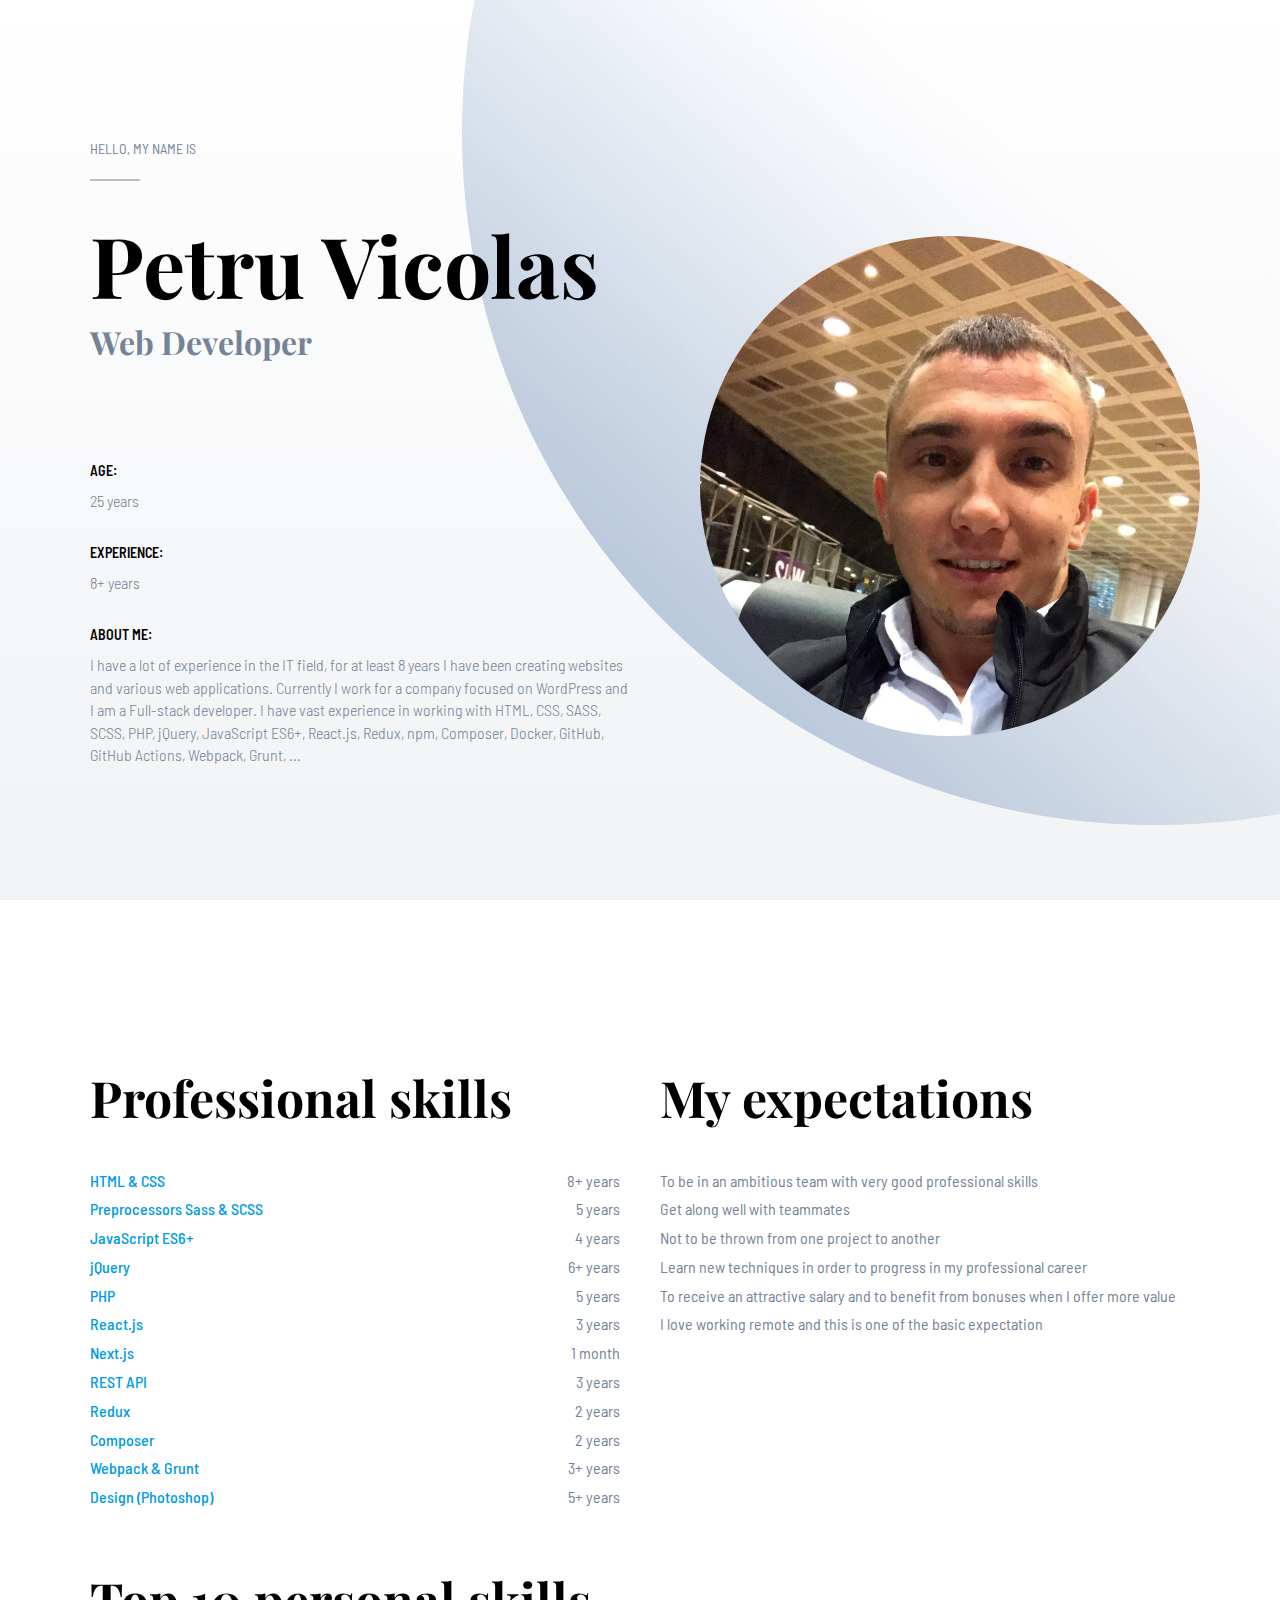
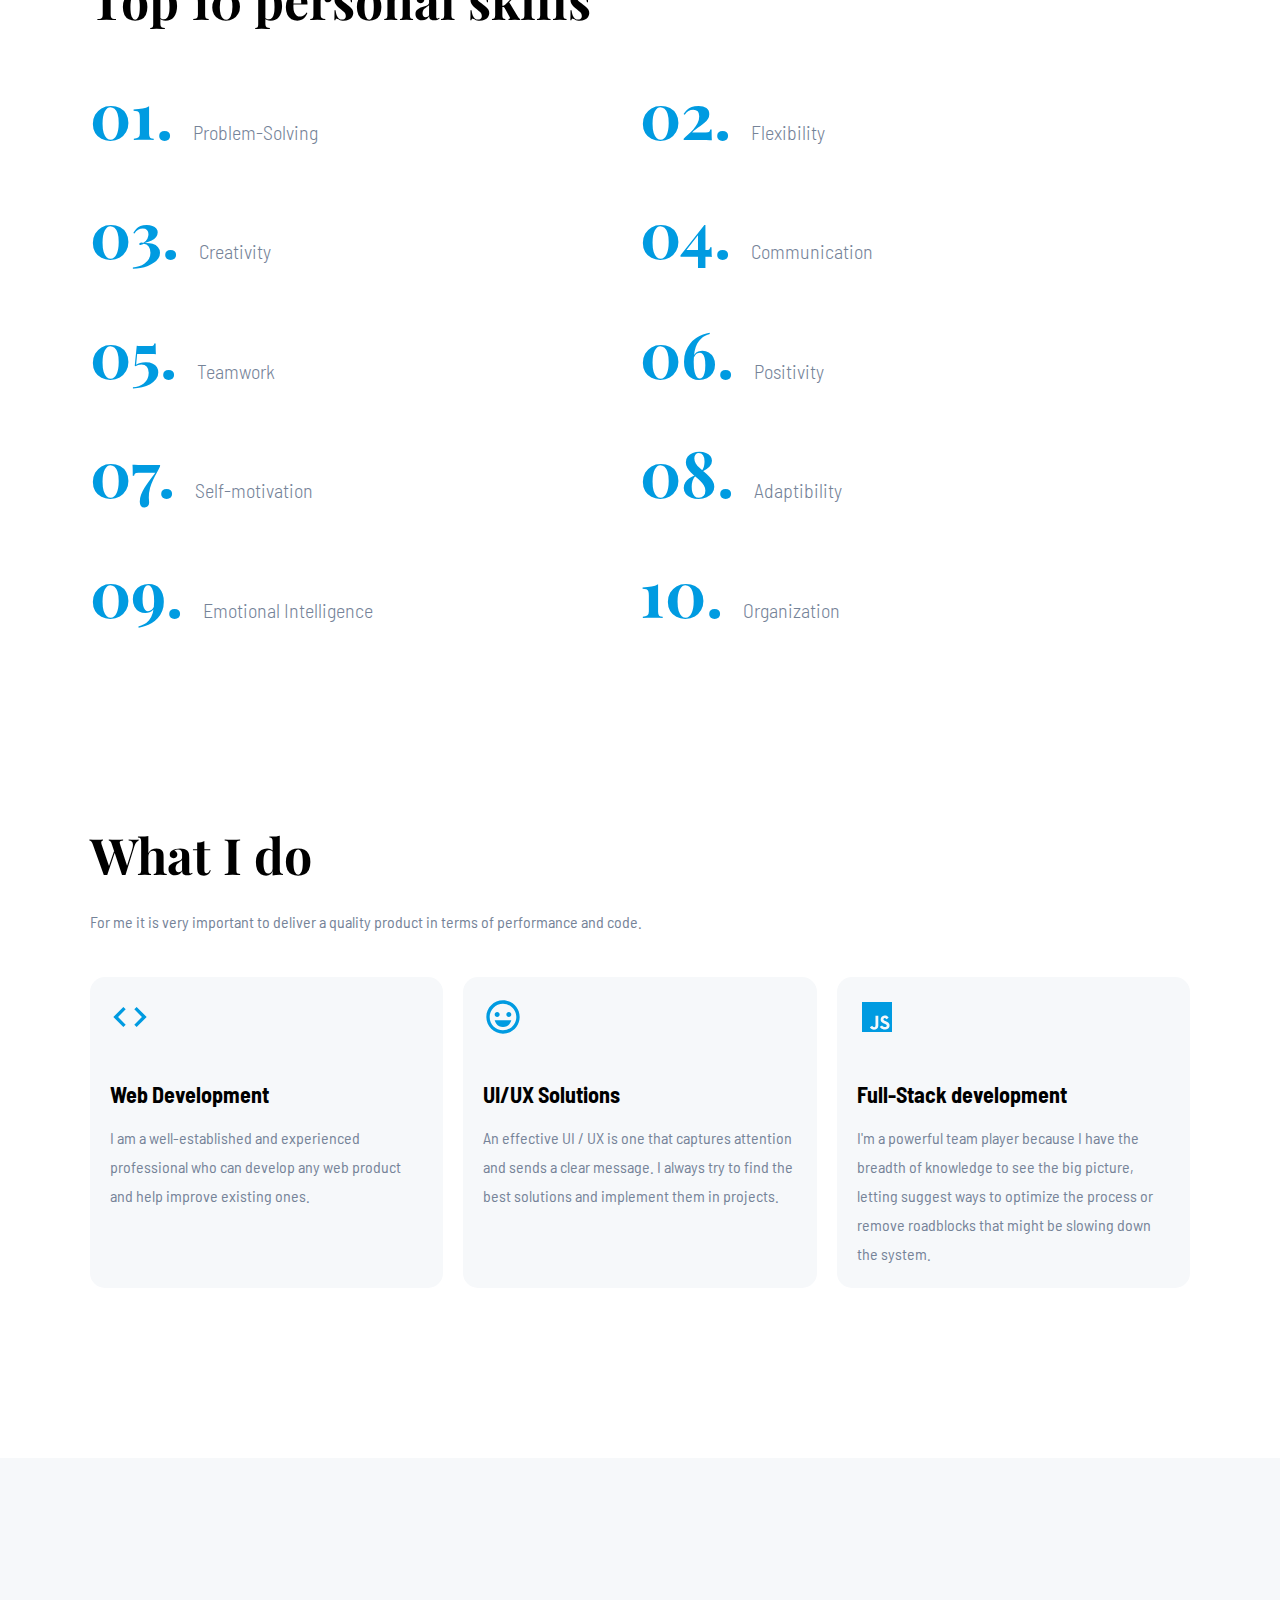
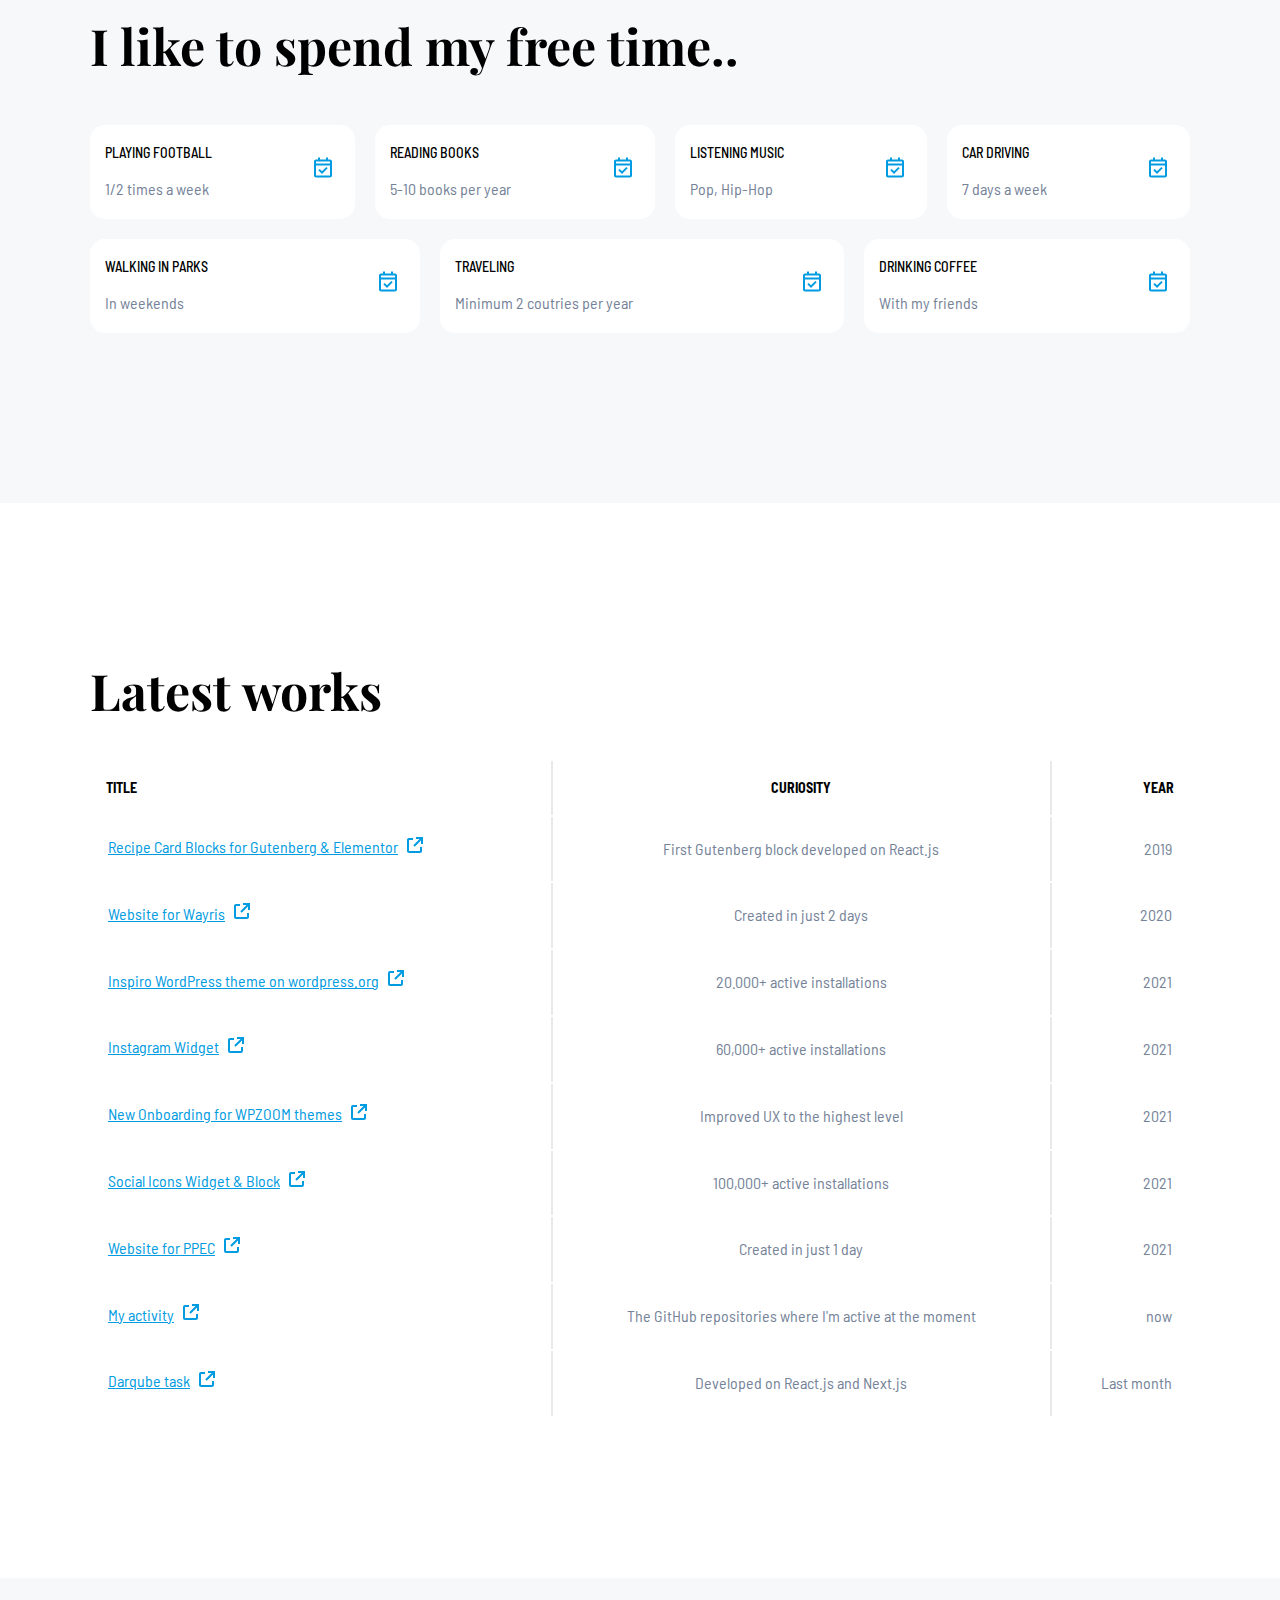
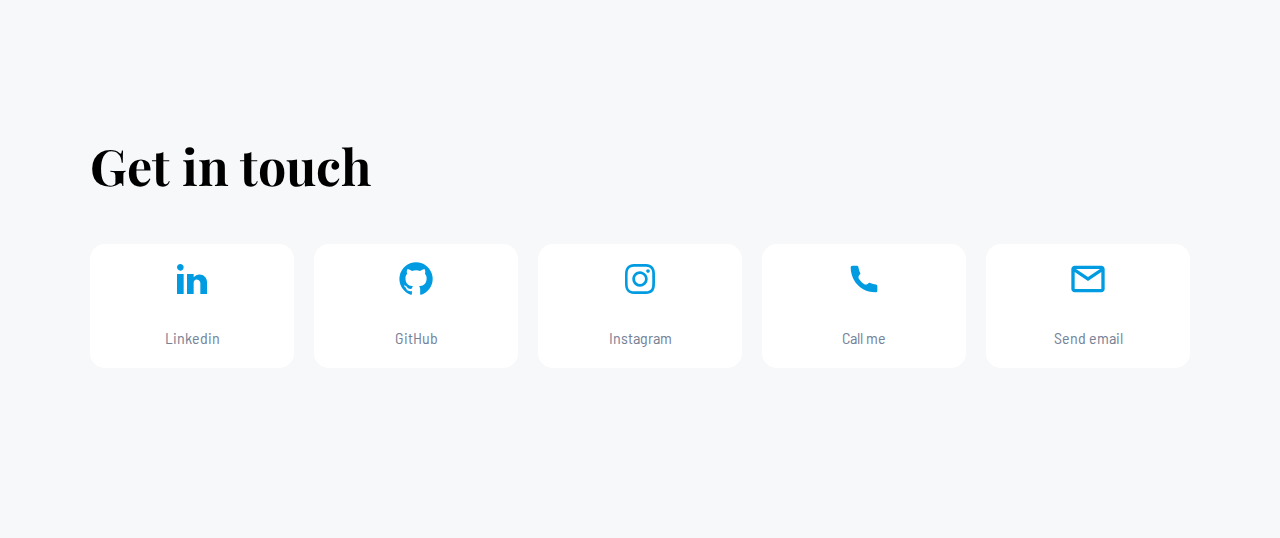
<file: index.html>
<!DOCTYPE html>
<html lang="en">

<head>
	<meta charset="UTF-8" />
	<meta name="viewport" content="width=device-width, initial-scale=1.0" />
	<link rel="preconnect" href="https://fonts.googleapis.com">
	<link rel="preconnect" href="https://fonts.gstatic.com" crossorigin>
	<link href="https://fonts.googleapis.com/css2?family=Playfair+Display:ital,wght@0,400;0,500;0,700;1,400;1,500;1,700&family=Barlow+Semi+Condensed:ital,wght@0,300;0,400;0,500;0,600;1,300;1,400;1,500;1,600&display=swap" rel="stylesheet">
	<link rel="stylesheet" href="styles.css" />
	<title>Petru Vicolas - Curriculum vitae (CV)</title>
	<style>
		body {
			--preset--color-cyan-blue: #009BE1;
			--preset--color-cyan-blue-secondary: #0089c7;
			--preset--color-cyan-bluish-gray: #abb8c3;
			--preset--color-cyan-pale-gray: #f6f8fa;
			--preset--color-black: #000000;
			--preset--color-text: #758398;
		}
	</style>
</head>

<body>
	<header id="personal-info">
		<div class="background-overlay"></div>
		<div class="inner-wrap">
			<div class="columns" data-columns="2">
				<div class="column">
					<h6>Hello, my name is</h6>
					<h1>Petru Vicolas</h1>
					<h4>Web Developer</h4>
					<ul>
						<li><span class="label">Age:</span> <span>25 years</span></li>
						<li><span class="label">Experience:</span> <span>8+ years</span></li>
						<li><span class="label">About me:</span> <span>I have a lot of experience in the IT field, for at least 8 years I have been creating websites and various web applications. Currently I work for a company focused on WordPress and I am a Full-stack developer. I have vast experience in working with HTML, CSS, SASS, SCSS, PHP, jQuery, JavaScript ES6+, React.js, Redux, npm, Composer, Docker, GitHub, GitHub Actions, Webpack, Grunt, ...</span></li>
					</ul>
				</div>
				<div class="column">
					<div class="user-avatar"></div>
				</div>
			</div>
		</div>
	</header>
	<section id="personal-skills">
		<div class="inner-wrap">
			<div class="columns" data-columns="2">
				<div class="column">
					<h2>Professional skills</h2>
					<ul class="professional-skills">
						<li><strong>HTML & CSS</strong><span>8+ years</span></li>
						<li><strong>Preprocessors Sass & SCSS</strong><span>5 years</span></li>
						<li><strong>JavaScript ES6+</strong><span>4 years</span></li>
						<li><strong>jQuery</strong><span>6+ years</span></li>
						<li><strong>PHP</strong><span>5 years</span></li>
						<li><strong>React.js</strong><span>3 years</span></li>
						<li><strong>Next.js</strong><span>1 month</span></li>
						<li><strong>REST API</strong><span>3 years</span></li>
						<li><strong>Redux</strong><span>2 years</span></li>
						<li><strong>Composer</strong><span>2 years</span></li>
						<li><strong>Webpack & Grunt</strong><span>3+ years</span></li>
						<li><strong>Design (Photoshop)</strong><span>5+ years</span></li>
					</ul>
				</div>
				<div class="column">
					<h2>My expectations</h2>
					<ul class="job-expectations">
						<li>To be in an ambitious team with very good professional skills</li>
						<li>Get along well with teammates</li>
						<li>Not to be thrown from one project to another</li>
						<li>Learn new techniques in order to progress in my professional career</li>
						<li>To receive an attractive salary and to benefit from bonuses when I offer more value</li>
						<li>I love working remote and this is one of the basic expectation</li>
					</ul>
				</div>
			</div>
			<h2>Top 10 personal skills</h2>
			<ol class="personal-skills">
				<li>Problem-Solving</li>
				<li>Flexibility</li>
				<li>Creativity</li>
				<li>Communication</li>
				<li>Teamwork</li>
				<li>Positivity</li>
				<li>Self-motivation</li>
				<li>Adaptibility</li>
				<li>Emotional Intelligence</li>
				<li>Organization</li>
			</ol>
		</div>
	</section>
	<section id="what-i-do">
		<div class="inner-wrap">
			<h2>What I do</h2>
			<p class="subtitle">For me it is very important to deliver a quality product in terms of performance and code.</p>
			<div class="columns" data-columns="3">
				<div class="column">
					<div class="icon-box-card">
						<span class="icon">
							<svg width="24" height="24" viewBox="0 0 24 24" fill="none" xmlns="http://www.w3.org/2000/svg">
								<path d="M8.01 18.02L2 12.01L8.01 6L9.425 7.414L4.825 12.014L9.425 16.614L8.011 18.02H8.01ZM15.989 18.02L14.576 16.607L19.176 12.007L14.576 7.407L15.99 6L22 12.01L15.99 18.02H15.989Z"/>
							</svg>								
						</span>
						<h4>Web Development</h4>
						<p>I am a well-established and experienced professional who can develop any web product and help improve existing ones.</p>
					</div>
				</div>
				<div class="column">
					<div class="icon-box-card">
						<span class="icon">
							<svg width="24" height="24" viewBox="0 0 24 24" fill="none" xmlns="http://www.w3.org/2000/svg">
								<path d="M12 22C6.47715 22 2 17.5228 2 12C2 6.47715 6.47715 2 12 2C17.5228 2 22 6.47715 22 12C21.9939 17.5203 17.5203 21.9939 12 22ZM12 4C7.58172 4 4 7.58172 4 12C4 16.4183 7.58172 20 12 20C16.4183 20 20 16.4183 20 12C19.995 7.58378 16.4162 4.00496 12 4ZM12 18C10.42 18.0267 8.9266 17.28 8 16C7.55008 15.3983 7.21141 14.721 7 14H17C17 14 17 14 17 14.008C16.7853 14.7252 16.4469 15.3994 16 16C15.0733 17.2799 13.5799 18.0266 12 18ZM8.5 12C7.67157 12 7 11.3284 7 10.5C7 9.67157 7.67157 9 8.5 9C9.32843 9 10 9.67157 10 10.5C10 11.3284 9.32843 12 8.5 12ZM15.493 11.986C14.6684 11.986 14 11.3176 14 10.493C14 9.66844 14.6684 9 15.493 9C16.3176 9 16.986 9.66844 16.986 10.493C16.9849 11.3171 16.3171 11.9849 15.493 11.986Z"/>
							</svg>								
						</span>
						<h4>UI/UX Solutions</h4>
						<p>An effective UI / UX is one that captures attention and sends a clear message. I always try to find the best solutions and implement them in projects.</p>
					</div>
				</div>
				<div class="column">
					<div class="icon-box-card">
						<span class="icon">
							<svg width="24" height="24" viewBox="0 0 24 24" fill="none" xmlns="http://www.w3.org/2000/svg">
								<path d="M21 21H3V3H21V21ZM9.1 17.232L7.732 18.076C7.9452 18.5439 8.29075 18.9392 8.726 19.213C9.19884 19.484 9.7361 19.6222 10.281 19.613C10.5668 19.611 10.8515 19.5775 11.13 19.513C11.7126 19.3697 12.2065 18.9849 12.488 18.455C12.7685 17.795 12.8719 17.0732 12.788 16.361C12.788 16.225 12.788 16.086 12.788 15.946C12.793 14.919 12.788 13.874 12.788 12.862C12.788 12.346 12.788 11.829 12.788 11.311V11.269H11.1C11.1 11.995 11.1 12.7193 11.1 13.442C11.1 14.169 11.1 14.895 11.1 15.623C11.1 15.809 11.1 15.991 11.1 16.166C11.1502 16.6651 11.114 17.1692 10.993 17.656C10.8477 17.9364 10.5488 18.1026 10.234 18.078C10.093 18.0776 9.95281 18.0564 9.818 18.015C9.54717 17.8734 9.32884 17.6488 9.195 17.374L9.162 17.318C9.131 17.265 9.11 17.228 9.1 17.228V17.232ZM15.049 17.032L13.676 17.819C13.7884 18.065 13.9435 18.2891 14.134 18.481C14.181 18.533 14.234 18.589 14.283 18.651C14.9544 19.2514 15.8318 19.5692 16.732 19.538C17.8969 19.6528 18.9975 18.9839 19.432 17.897V17.889C19.5458 17.4895 19.564 17.0688 19.485 16.661L19.519 16.71C19.371 15.781 18.698 15.136 17.267 14.555C17.156 14.503 17.041 14.455 16.929 14.405C16.484 14.213 16.064 14.033 15.918 13.705C15.8529 13.5363 15.8411 13.3517 15.884 13.176C15.9875 12.8241 16.3271 12.5959 16.692 12.633C16.8034 12.633 16.9142 12.6492 17.021 12.681C17.3501 12.7919 17.6163 13.0378 17.753 13.357C18.528 12.85 18.528 12.85 19.069 12.513C18.9452 12.3017 18.798 12.1052 18.63 11.927C18.1167 11.3767 17.3801 11.0909 16.63 11.151H16.51L15.982 11.218C15.4861 11.3293 15.0375 11.5929 14.699 11.972C14.3011 12.4696 14.1219 13.1073 14.2023 13.7394C14.2828 14.3715 14.6161 14.9439 15.126 15.326C15.564 15.6258 16.0364 15.8718 16.533 16.059C17.174 16.329 17.727 16.559 17.839 16.98C17.9068 17.2238 17.8568 17.4853 17.704 17.687C17.4325 17.9551 17.057 18.0903 16.677 18.057C16.5724 18.0567 16.4678 18.05 16.364 18.037C15.7985 17.9103 15.317 17.5418 15.047 17.029L15.049 17.032Z"/>
							</svg>								
						</span>
						<h4>Full-Stack development</h4>
						<p>I'm a powerful team player because I have the breadth of knowledge to see the big picture, letting suggest ways to optimize the process or remove roadblocks that might be slowing down the system.</p>
					</div>
				</div>
			</div>
		</div>
	</section>
	<section id="interests">
		<div class="inner-wrap">
			<h2>I like to spend my free time..</h2>
			<ul>
				<li><strong>Playing football</strong><span>1/2 times a week</span></li>
				<li><strong>Reading books</strong><span>5-10 books per year</span></li>
				<li><strong>Listening music</strong><span>Pop, Hip-Hop</span></li>
				<li><strong>Car driving</strong><span>7 days a week</span></li>
			</ul>
			<ul>
				<li><strong>Walking in parks</strong><span>In weekends</span></li>
				<li><strong>Traveling</strong><span>Minimum 2 coutries per year</span></li>
				<li><strong>Drinking coffee</strong><span>With my friends</span></li>
			</ul>
		</div>
	</section>
	<section id="portfolio">
		<div class="inner-wrap">
			<h2>Latest works</h2>
			<table>
				<tr>
					<th>Title</th>
					<th>Curiosity</th>
					<th>Year</th>
				</tr>
				<tr>
					<td><a href="https://www.wpzoom.com/plugins/recipe-card-blocks/" target="_blank">Recipe Card Blocks for Gutenberg & Elementor</a></td>
					<td>First Gutenberg block developed on React.js</td>
					<td>2019</td>
				</tr>
				<tr>
					<td><a href="https://wayris.org/" target="_blank">Website for Wayris</a></td>
					<td>Created in just 2 days</td>
					<td>2020</td>
				</tr>
				<tr>
					<td><a href="https://wordpress.org/themes/inspiro/" target="_blank">Inspiro WordPress theme on wordpress.org</a></td>
					<td>20.000+ active installations</td>
					<td>2021</td>
				</tr>
				<tr>
					<td><a href="https://wordpress.org/plugins/instagram-widget-by-wpzoom/" target="_blank">Instagram Widget</a></td>
					<td>60,000+ active installations</td>
					<td>2021</td>
				</tr>
				<tr>
					<td><a href="https://www.wpzoom.com/docs/demo-content-importer/" target="_blank">New Onboarding for WPZOOM themes</a></td>
					<td>Improved UX to the highest level</td>
					<td>2021</td>
				</tr>
				<tr>
					<td><a href="https://www.wpzoom.com/plugins/social-widget/" target="_blank">Social Icons Widget & Block</a></td>
					<td>100,000+ active installations</td>
					<td>2021</td>
				</tr>
				<tr>
					<td><a href="https://ppec.com.ua/" target="_blank">Website for PPEC</a></td>
					<td>Created in just 1 day</td>
					<td>2021</td>
				</tr>
				<tr>
					<td><a href="https://github.com/orgs/wpzoom/repositories" target="_blank">My activity</a></td>
					<td>The GitHub repositories where I'm active at the moment</td>
					<td>now</td>
				</tr>
				<tr>
					<td><a href="https://darqube-task.vercel.app/" target="_blank">Darqube task</a></td>
					<td>Developed on React.js and Next.js</td>
					<td>Last month</td>
				</tr>
			</table>
		</div>
	</section>
	<section id="contacts">
		<div class="inner-wrap">
			<h2>Get in touch</h2>
			<div class="columns" data-columns="4">
				<div class="column">
					<a href="https://www.linkedin.com/in/petru-vicolas-811460b4/" class="social-profile" target="_blank">
						<svg width="24" height="24" viewBox="0 0 24 24" xmlns="http://www.w3.org/2000/svg">
							<path d="M13 21H9V9H13V11C13.8526 9.91525 15.1456 9.26857 16.525 9.237C19.0056 9.25077 21.0072 11.2694 21 13.75V21H17V14.25C16.84 13.1326 15.8818 12.3036 14.753 12.306C14.2593 12.3216 13.7932 12.5378 13.4624 12.9046C13.1316 13.2715 12.9646 13.7573 13 14.25V21ZM7 21H3V9H7V21ZM5 7C3.89543 7 3 6.10457 3 5C3 3.89543 3.89543 3 5 3C6.10457 3 7 3.89543 7 5C7 5.53043 6.78929 6.03914 6.41421 6.41421C6.03914 6.78929 5.53043 7 5 7Z" />
						</svg>
						<span>Linkedin</span>
					</a>
				</div>
				<div class="column">
					<a href="https://github.com/vicolaspetru" class="social-profile" target="_blank">
						<svg width="24" height="24" viewBox="0 0 24 24" xmlns="http://www.w3.org/2000/svg">
							<path d="M12.026 2C7.13295 1.99937 2.96183 5.54799 2.17842 10.3779C1.395 15.2079 4.23061 19.893 8.87302 21.439C9.37302 21.529 9.55202 21.222 9.55202 20.958C9.55202 20.721 9.54402 20.093 9.54102 19.258C6.76602 19.858 6.18002 17.92 6.18002 17.92C5.99733 17.317 5.60459 16.7993 5.07302 16.461C4.17302 15.842 5.14202 15.856 5.14202 15.856C5.78269 15.9438 6.34657 16.3235 6.66902 16.884C6.94195 17.3803 7.40177 17.747 7.94632 17.9026C8.49087 18.0583 9.07503 17.99 9.56902 17.713C9.61544 17.207 9.84055 16.7341 10.204 16.379C7.99002 16.128 5.66202 15.272 5.66202 11.449C5.64973 10.4602 6.01691 9.5043 6.68802 8.778C6.38437 7.91731 6.42013 6.97325 6.78802 6.138C6.78802 6.138 7.62502 5.869 9.53002 7.159C11.1639 6.71101 12.8882 6.71101 14.522 7.159C16.428 5.868 17.264 6.138 17.264 6.138C17.6336 6.97286 17.6694 7.91757 17.364 8.778C18.0376 9.50423 18.4045 10.4626 18.388 11.453C18.388 15.286 16.058 16.128 13.836 16.375C14.3153 16.8651 14.5612 17.5373 14.511 18.221C14.511 19.555 14.499 20.631 14.499 20.958C14.499 21.225 14.677 21.535 15.186 21.437C19.8265 19.8884 22.6591 15.203 21.874 10.3743C21.089 5.54565 16.9181 1.99888 12.026 2Z" />
						</svg>
						<span>GitHub</span>
					</a>
				</div>
				<div class="column">
					<a href="https://www.instagram.com/vpm.001/" class="social-profile" target="_blank">
						<svg width="24" height="24" viewBox="0 0 24 24" xmlns="http://www.w3.org/2000/svg">
							<path d="M12.002 21.041C9.54195 21.041 9.25195 21.028 8.29195 20.986C7.54332 20.9614 6.80439 20.8092 6.10695 20.536C4.90026 20.0664 3.94609 19.1119 3.47695 17.905C3.21426 17.205 3.07257 16.4655 3.05795 15.718C3.00195 14.76 3.00195 14.446 3.00195 12.005C3.00195 9.538 3.01495 9.25 3.05795 8.295C3.07289 7.54853 3.21457 6.81001 3.47695 6.111C3.94558 4.90253 4.9013 3.94718 6.10995 3.479C6.8086 3.21521 7.5473 3.07315 8.29395 3.059C9.24895 3.005 9.56295 3.005 12.002 3.005C14.482 3.005 14.767 3.018 15.712 3.059C16.4605 3.07327 17.2012 3.21531 17.902 3.479C19.1103 3.94771 20.0658 4.90288 20.535 6.111C20.8021 6.8202 20.9445 7.57026 20.956 8.328C21.012 9.28601 21.012 9.59901 21.012 12.039C21.012 14.479 20.998 14.799 20.956 15.746C20.9411 16.4942 20.799 17.2344 20.536 17.935C20.0656 19.1427 19.11 20.0976 17.902 20.567C17.2022 20.8292 16.4631 20.9709 15.716 20.986C14.761 21.041 14.448 21.041 12.002 21.041ZM11.968 4.588C9.52195 4.588 9.26795 4.6 8.31295 4.643C7.74294 4.65056 7.17843 4.75575 6.64395 4.954C5.85471 5.25601 5.23018 5.878 4.92495 6.666C4.72517 7.2063 4.61996 7.77698 4.61395 8.353C4.56095 9.322 4.56095 9.576 4.56095 12.005C4.56095 14.405 4.56995 14.696 4.61395 15.659C4.62291 16.2292 4.72805 16.7938 4.92495 17.329C5.23063 18.1165 5.85505 18.738 6.64395 19.04C7.17807 19.2396 7.7428 19.3448 8.31295 19.351C9.28095 19.407 9.53595 19.407 11.968 19.407C14.421 19.407 14.675 19.395 15.622 19.351C16.1924 19.3441 16.7573 19.2389 17.292 19.04C18.0764 18.7354 18.6969 18.1153 19.002 17.331C19.2014 16.7903 19.3065 16.2193 19.313 15.643H19.324C19.367 14.687 19.367 14.432 19.367 11.989C19.367 9.54601 19.356 9.289 19.313 8.334C19.304 7.76446 19.1988 7.20052 19.002 6.666C18.6976 5.88058 18.077 5.2593 17.292 4.954C16.7574 4.75475 16.1924 4.64953 15.622 4.643C14.655 4.588 14.402 4.588 11.968 4.588ZM12.002 16.624C10.1319 16.6252 8.44537 15.4997 7.72882 13.7725C7.01226 12.0452 7.40686 10.0563 8.72858 8.73347C10.0503 7.4106 12.0388 7.01428 13.7667 7.72934C15.4946 8.4444 16.6215 10.13 16.622 12C16.6192 14.5511 14.553 16.619 12.002 16.624ZM12.002 8.998C10.3451 8.998 9.00195 10.3412 9.00195 11.998C9.00195 13.6549 10.3451 14.998 12.002 14.998C13.6588 14.998 15.002 13.6549 15.002 11.998C14.9981 10.3427 13.6572 9.00185 12.002 8.998ZM16.802 8.28501C16.2074 8.2828 15.7269 7.79959 15.728 7.20501C15.7291 6.61043 16.2114 6.12901 16.806 6.12901C17.4005 6.12901 17.8828 6.61042 17.884 7.205C17.8842 7.49187 17.7702 7.76703 17.5672 7.96968C17.3642 8.17234 17.0888 8.2858 16.802 8.28501Z" />
						</svg>
						<span>Instagram</span>
					</a>
				</div>
				<div class="column">
					<a href="tel:+37368882288" class="social-profile">
						<svg width="24" height="24" viewBox="0 0 24 24" fill="none" xmlns="http://www.w3.org/2000/svg">
							<path d="M18.9975 20C10.4659 20.0121 3.99088 13.4595 4.00001 5.00251C4.00001 4.45023 4.44773 4 5.00001 4H7.63937C8.13494 4 8.55593 4.36413 8.6287 4.85433C8.80311 6.0292 9.14517 7.17297 9.64448 8.2507L9.74725 8.4725C9.89013 8.78091 9.79328 9.14734 9.51668 9.34487C8.6993 9.92859 8.38692 11.1036 9.0237 12.0204C9.82278 13.1708 10.8301 14.1779 11.9803 14.9766C12.897 15.6132 14.0718 15.3009 14.6555 14.4836C14.8532 14.2069 15.2198 14.11 15.5284 14.2529L15.7492 14.3552C16.827 14.8545 17.9708 15.1966 19.1458 15.371C19.636 15.4437 20 15.8647 20 16.3603V19C20 19.5523 19.5512 20 18.9989 20L18.9975 20Z" />
						</svg>							
						<span>Call me</span>
					</a>
				</div>
				<div class="column">
					<a href="mailto:vicolaspetru@gmail.com" class="social-profile">
						<svg width="24" height="24" viewBox="0 0 24 24" fill="none" xmlns="http://www.w3.org/2000/svg">
							<path d="M20 20H4C2.89543 20 2 19.1046 2 18V5.913C2.04661 4.84255 2.92853 3.99899 4 4H20C21.1046 4 22 4.89543 22 6V18C22 19.1046 21.1046 20 20 20ZM4 7.868V18H20V7.868L12 13.2L4 7.868ZM4.8 6L12 10.8L19.2 6H4.8Z" />
						</svg>							
						<span>Send email</span>
					</a>
				</div>
			</div>
		</div>
	</section>
</body>

</html>
</file>
<file: styles.css>
* {
  box-sizing: border-box;
}

body {
  font-family: 'Barlow Semi Condensed',sans-serif;
  font-weight: 400;
  font-size: 17px;
  font-size: 1rem;
  overflow-x: hidden;
  background-color: #fff;
  color: var(--preset--color-text);
  margin: 0;
  line-height: 1.8;
}

ul,
ol {
  margin: 0;
  padding: 0;
  list-style: none;
}

a {
  color: var(--preset--color-cyan-blue);
}
a:hover,
a:focus,
a:active {
  color: var(--preset--color-cyan-blue-secondary);
}
a[target="_blank"]::after {
  content: url("data:image/svg+xml,%3Csvg width='24' height='24' viewBox='0 0 24 24' fill='none' xmlns='http://www.w3.org/2000/svg'%3E%3Cpath d='M17.001 20H6.00098C4.89641 20 4.00098 19.1046 4.00098 18V7C4.00098 5.89543 4.89641 5 6.00098 5H10.001V7H6.00098V18H17.001V14H19.001V18C19.001 19.1046 18.1055 20 17.001 20ZM11.701 13.707L10.291 12.293L16.584 6H13.001V4H20.001V11H18.001V7.415L11.701 13.707Z' fill='%23009BE1'/%3E%3C/svg%3E%0A");
  display: inline-block;
  vertical-align: middle;
  margin-left: 5px;
}
a[target="_blank"]:hover::after {
  content: url("data:image/svg+xml,%3Csvg width='24' height='24' viewBox='0 0 24 24' fill='none' xmlns='http://www.w3.org/2000/svg'%3E%3Cpath d='M17.001 20H6.00098C4.89641 20 4.00098 19.1046 4.00098 18V7C4.00098 5.89543 4.89641 5 6.00098 5H10.001V7H6.00098V18H17.001V14H19.001V18C19.001 19.1046 18.1055 20 17.001 20ZM11.701 13.707L10.291 12.293L16.584 6H13.001V4H20.001V11H18.001V7.415L11.701 13.707Z' fill='%230089c7'/%3E%3C/svg%3E%0A");
}
.clearfix::after {
  content: "";
  display: table;
  clear: both
}


section {
  padding: 10em 0;
}
section h2 {
  font-size: 50px;
  font-family: "Playfair Display", serif;
  color: var(--preset--color-black);
  line-height: 1.1;
}
section h2:first-of-type {
  margin-top: 0;
}
section .subtitle {
  margin-bottom: 30px;
  margin-top: -15px;
}

.inner-wrap {
  max-width: 1140px;
  margin-left: auto;
  margin-right: auto;
  padding-left: 20px;
  padding-right: 20px;
}

.columns {
  position: relative;
  display: flex;
  margin-left: -10px;
  margin-right: -10px;
}
.columns .column {
  margin: 10px;
}
.columns[data-columns="2"] .column {
  flex: 1 1 50%;
}
.columns[data-columns="3"] .column {
  flex: 1 1 33.3333%;
}
.columns[data-columns="4"] .column {
  flex: 1 1 25%;
}

#what-i-do {
  padding-top: 0;
}
.icon-box-card {
  padding: 20px;
  background-color: var(--preset--color-cyan-pale-gray);
  height: 100%;
  border-radius: 15px;
}
.icon-box-card .icon {
  display: inline-block;
  width: 40px;
  height: 40px;
}
.icon-box-card .icon svg {
  fill: var(--preset--color-cyan-blue);
  width: 100%;
  height: 100%;
}
.icon-box-card h4 {
  color: var(--preset--color-black);
  font-size: 22px;
  margin-bottom: 10px;
}
.icon-box-card p {
  margin: 0;
}

#personal-info {
  position: relative;
  min-height: 100vh;
  display: flex;
  align-items: center;
  justify-content: center;
}
#personal-info::after {
  content: '';
  background: rgb(2,0,36);
  background: linear-gradient(180deg, rgba(2,0,36,0) 0%, rgba(117,131,152,1) 100%);
  position: absolute;
  z-index: -1;
  left: 0;
  bottom: 0;
  width: 100%;
  height: 100%;
  opacity: 0.1;
}
#personal-info .background-overlay {
  height: 100%;
  width: 100%;
  top: 0;
  left: 0;
  position: absolute;
  background-image: url('bg-02-free-img.png');
  background-position: top right;
  background-repeat: no-repeat;
  opacity: 0.3;
}
#personal-info .user-avatar {
  background: url('user-avatar.jpeg') no-repeat top center;
  background-size: cover;
  width: 600px;
  height: 600px;
  border-radius: 50%;
  overflow: hidden;
  position: absolute;
  right: -300px;
}
#personal-info h6 {
  position: relative;
  font-weight: 400;
  font-size: 14px;
  text-transform: uppercase;
  color: var(--preset--color-text);
}
#personal-info h6::after {
  content: '';
  position: absolute;
  opacity: 0.5;
  width: 50px;
  height: 2px;
  background-color: var(--preset--color-text);
  left: 0;
  bottom: -20px;
}
#personal-info h1 {
  font-size: 84px;
  font-family: "Playfair Display", serif;
  color: var(--preset--color-black);
  line-height: 1.1;
  margin-bottom: 10px;
}
#personal-info h4 {
  font-size: 32px;
  font-family: "Playfair Display", serif;
  line-height: 1.4;
  margin-top: 0;
  margin-bottom: 3em;
  color: var(--preset--color-text);
}
#personal-info ul li {
  line-height: 1.4;
  margin-bottom: 30px;
}
#personal-info ul li:last-child::after {
  display: none;
}
#personal-info ul li span.label {
  text-transform: uppercase;
  font-size: 14px;
  color: var(--preset--color-black);
  font-weight: 600;
  margin-bottom: 10px;
}
#personal-info ul li span {
  display: block;
  font-weight: 300;
}


#personal-skills ol {
  counter-reset: section;
  list-style-type: none;
}
#personal-skills ol li {
  margin-bottom: 1.5em;
  line-height: 1.4;
  font-size: 20px;
  font-weight: 300;
}
#personal-skills ol li::before {
  counter-increment: section;
  content: "0" counters(section, ".") ".";
  font-family: "Playfair Display", serif;
  font-size: 64px;
  font-weight: 700;
  color: var(--preset--color-cyan-blue);
  margin-right: 20px;
}
#personal-skills ol li:nth-child(1n + 10)::before {
  content: counters(section, ".") ".";
}
#personal-skills .professional-skills li {
  position: relative;
}
#personal-skills .professional-skills li span {
  position: absolute;
  right: 0;
  top: 0;
}
#personal-skills .professional-skills li strong {
  font-weight: 500;
  color: var(--preset--color-cyan-blue);
}
#personal-skills .columns[data-columns="2"] {
  margin-left: -20px;
  margin-right: -20px;
  margin-bottom: 50px;
}
#personal-skills .columns[data-columns="2"] .column {
  margin-left: 20px;
  margin-right: 20px;
}
#personal-skills .personal-skills {
  display: flex;
  flex-direction: row;
  align-items: center;
  flex-wrap: wrap;
}
#personal-skills .personal-skills li {
  flex: 0 50%;
  width: 50%;
}


#interests {
  background-color: var(--preset--color-cyan-pale-gray);
}
#interests ul {
  display: flex;
  align-items: center;
  justify-content: center;
}
#interests ul li {
  position: relative;
  flex-grow: 1;
  padding: 15px;
  background-color: #fff;
  border-radius: 15px;
  margin: 10px;
}
#interests ul li:first-child {
  margin-left: 0;
}
#interests ul li:last-child {
  margin-right: 0;
}
#interests ul li strong {
  text-transform: uppercase;
  color: var(--preset--color-black);
  font-size: 14px;
  font-weight: 500;
  display: block;
  margin-bottom: 10px;
}
#interests ul li::after {
  content: url("data:image/svg+xml,%3Csvg width='24' height='24' viewBox='0 0 24 24' fill='none' xmlns='http://www.w3.org/2000/svg'%3E%3Cpath d='M19 22H5C3.89543 22 3 21.1046 3 20V6C3 4.89543 3.89543 4 5 4H7V2H9V4H15V2H17V4H19C20.1046 4 21 4.89543 21 6V20C21 21.1046 20.1046 22 19 22ZM5 10V20H19V10H5ZM5 6V8H19V6H5ZM11 18.414L7.293 14.707L8.707 13.293L11 15.586L15.293 11.293L16.707 12.707L11 18.413V18.414Z' fill='%23009BE1'/%3E%3C/svg%3E%0A");
  position: absolute;
  right: 20px;
  top: 50%;
  transform: translateY(-50%);
}

#portfolio table {
  width: 100%;
}
#portfolio table th {
  color: var(--preset--color-black);
  text-transform: uppercase;
  font-size: 14px;
}
#portfolio table th,
#portfolio table td {
  padding: 1em;
  text-align: left;
}
#portfolio table th:nth-child(2),
#portfolio table td:nth-child(2) {
  text-align: center;
  border-left: 2px solid #e9e9e9;
  border-right: 2px solid #e9e9e9;
}
#portfolio table th:last-child,
#portfolio table td:last-child {
  text-align: right;
}


#contacts {
  background-color: var(--preset--color-cyan-pale-gray);
}
#contacts .social-profile {
  display: block;
  padding: 15px;
  border-radius: 15px;
  background-color: #fff;
  text-align: center;
  text-decoration: none;
  transition: color .2s linear, background-color .2s linear;
}
#contacts .social-profile:hover {
  background-color: var(--preset--color-cyan-blue);
  color: #fff;
}
#contacts .social-profile[target="_blank"]::after {
  display: none;
}
#contacts .social-profile svg {
  margin-bottom: 1em;
  fill: var(--preset--color-cyan-blue);
  width: 40px;
  height: 40px;
}
#contacts .social-profile:hover svg {
  fill: #fff;
}
#contacts .social-profile span {
  display: block;
  color: var(--preset--color-text);
}
#contacts .social-profile:hover span {
  color: #fff;
}


@media screen and (max-width: 1400px) {
  #personal-info .user-avatar {
    right: 0;
    top: 20%;
    width: 500px;
    height: 500px;
  }
}

@media screen and (max-width: 920px) {
  #personal-info .user-avatar {
    width: 400px;
    height: 400px;
  }
}

@media screen and (max-width: 792px) {
  section {
    padding: 5em 0;
  }
  section h2 {
    font-size: 48px;
  }
  #personal-info {
    padding: 5em 0;
  }
  #personal-info .columns {
    flex-direction: column-reverse;
  }
  #personal-info .columns .column {
    flex: 1;
  }
  #personal-info .user-avatar {
    position: relative;
    right: auto;
    top: auto;
    margin-bottom: 1em;
    width: 350px;
    height: 350px;
  }
  #personal-skills ol li::before {
    font-size: 42px;
  }
}

@media screen and (max-width: 560px) {
  .columns {
    flex-wrap: wrap;
  }
  #personal-info {
    padding: 3em 0;
  }
  #personal-info h1 {
    font-size: 62px;
  }
  #personal-info h4 {
    font-size: 28px;
    margin-bottom: 2.5em;
  }
  #personal-skills ol li {
    font-size: 16px;
  }
  #interests ul {
    flex-wrap: wrap;
  }
  #interests ul li {
    flex: 1 1 100%;
    margin-left: 0;
    margin-right: 0;
  }
}
</file>
